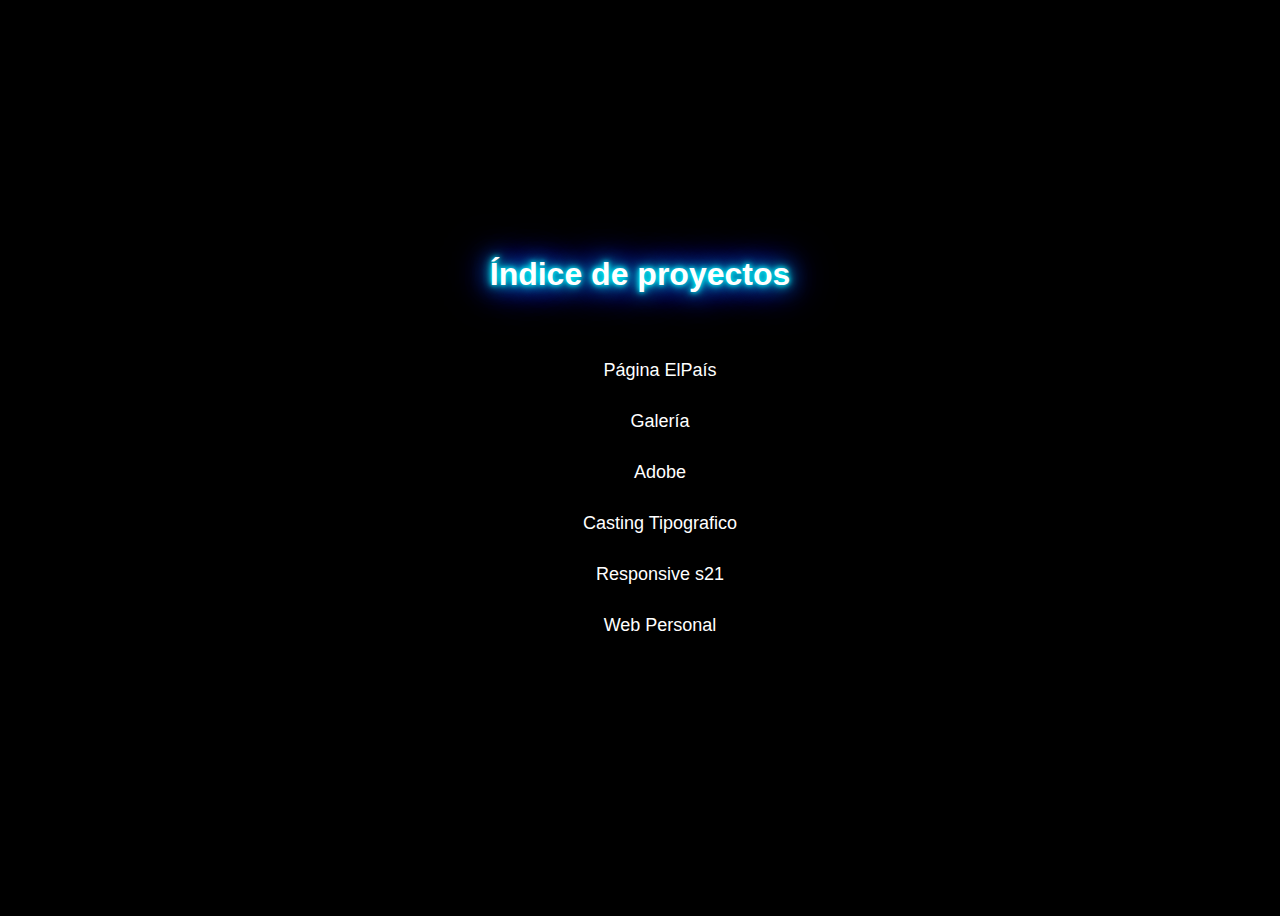
<file: index.html>
<!DOCTYPE html>
<html>
<head>
    <meta charset="UTF-8" />
    <title>Indice</title>
    
<link rel="stylesheet" href="estilo.css">
</head>
<body>
    

    <h1> Índice de proyectos</h1>
    <div class="vertical-list">
    <ul>
       <a href="ElPais/index.html"><li>Página ElPaís</li></a>
       <a href="galeria/index.html"><li>Galería</li></a>
       <a href="adobe_clase/adobe.html"><li> Adobe</li></a>
       <a href="Tipografia/index.html"><li> Casting Tipografico</li></a>
       <a href="sesion21/index.html"><li> Responsive s21</li></a>
       <a href="web personal/index.html"><li> Web Personal</li></a>
      </ul>
    </div>
</body>
</html>
</file>
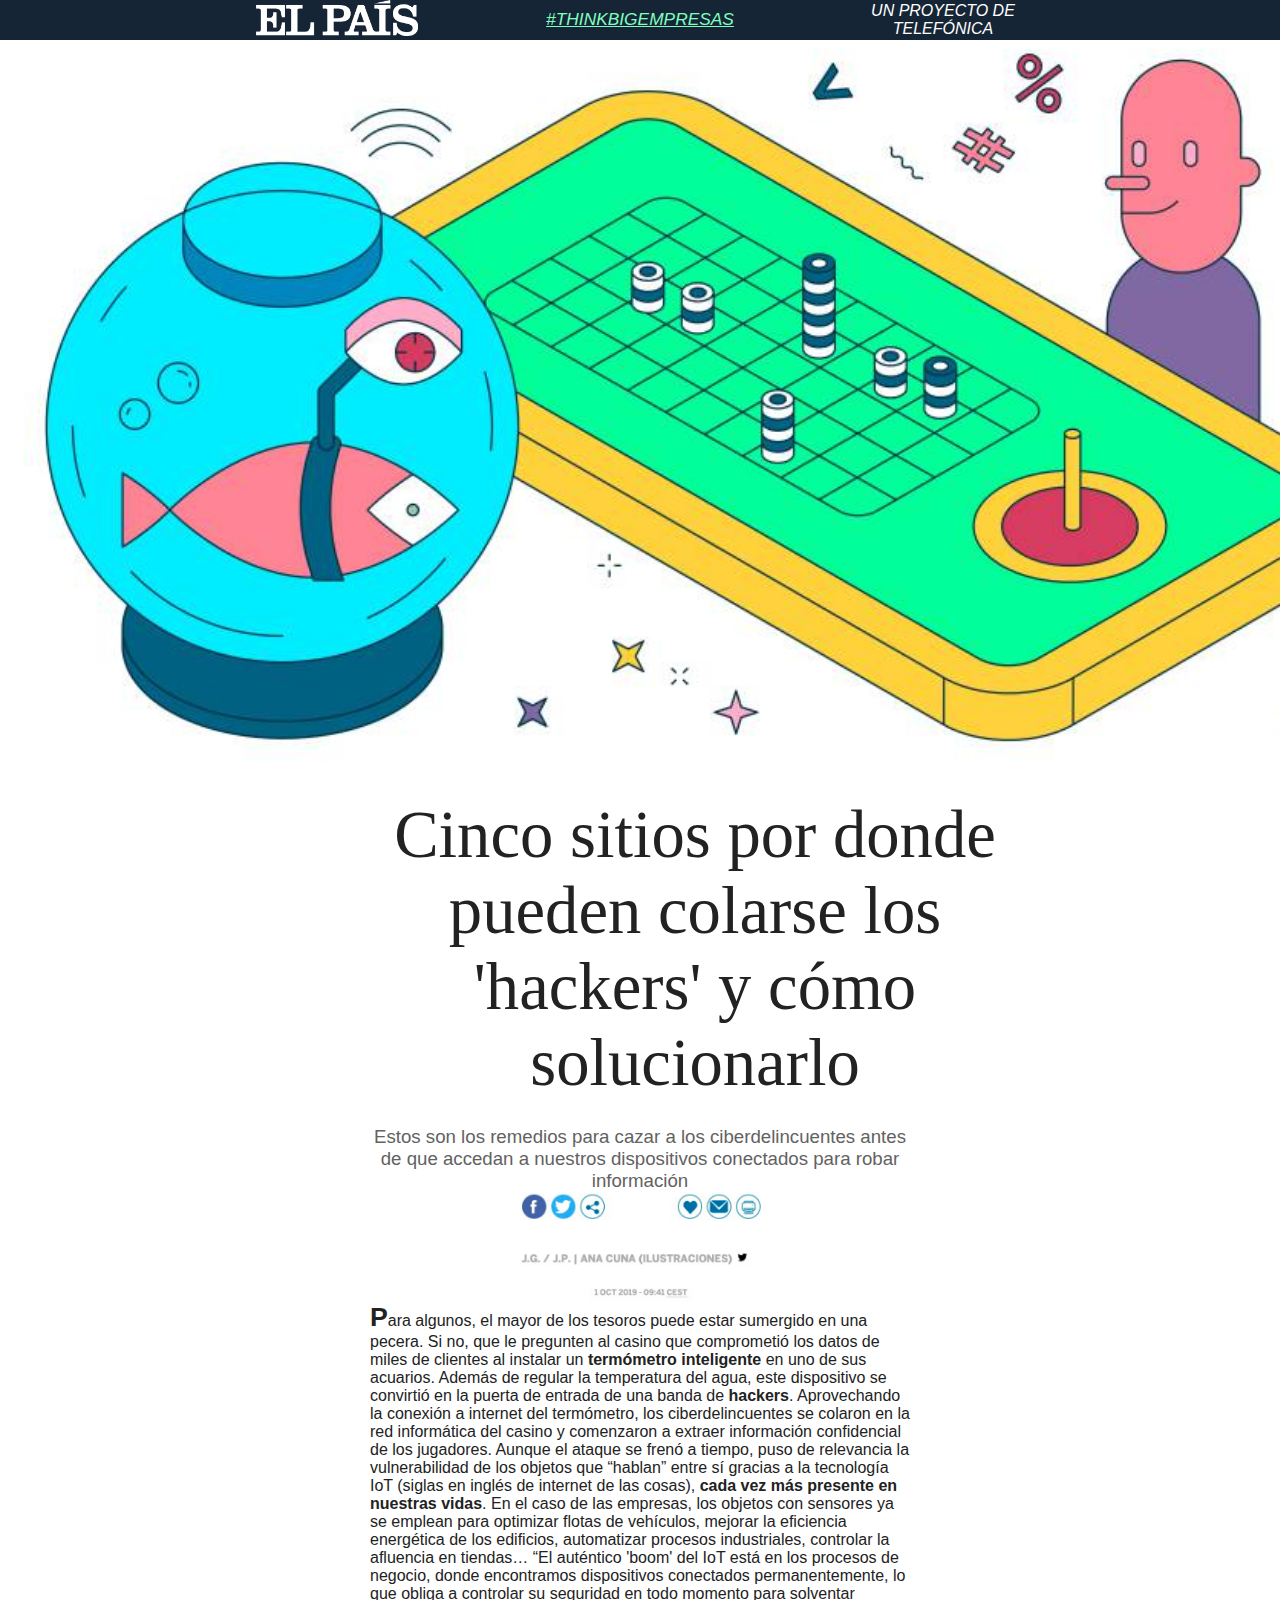
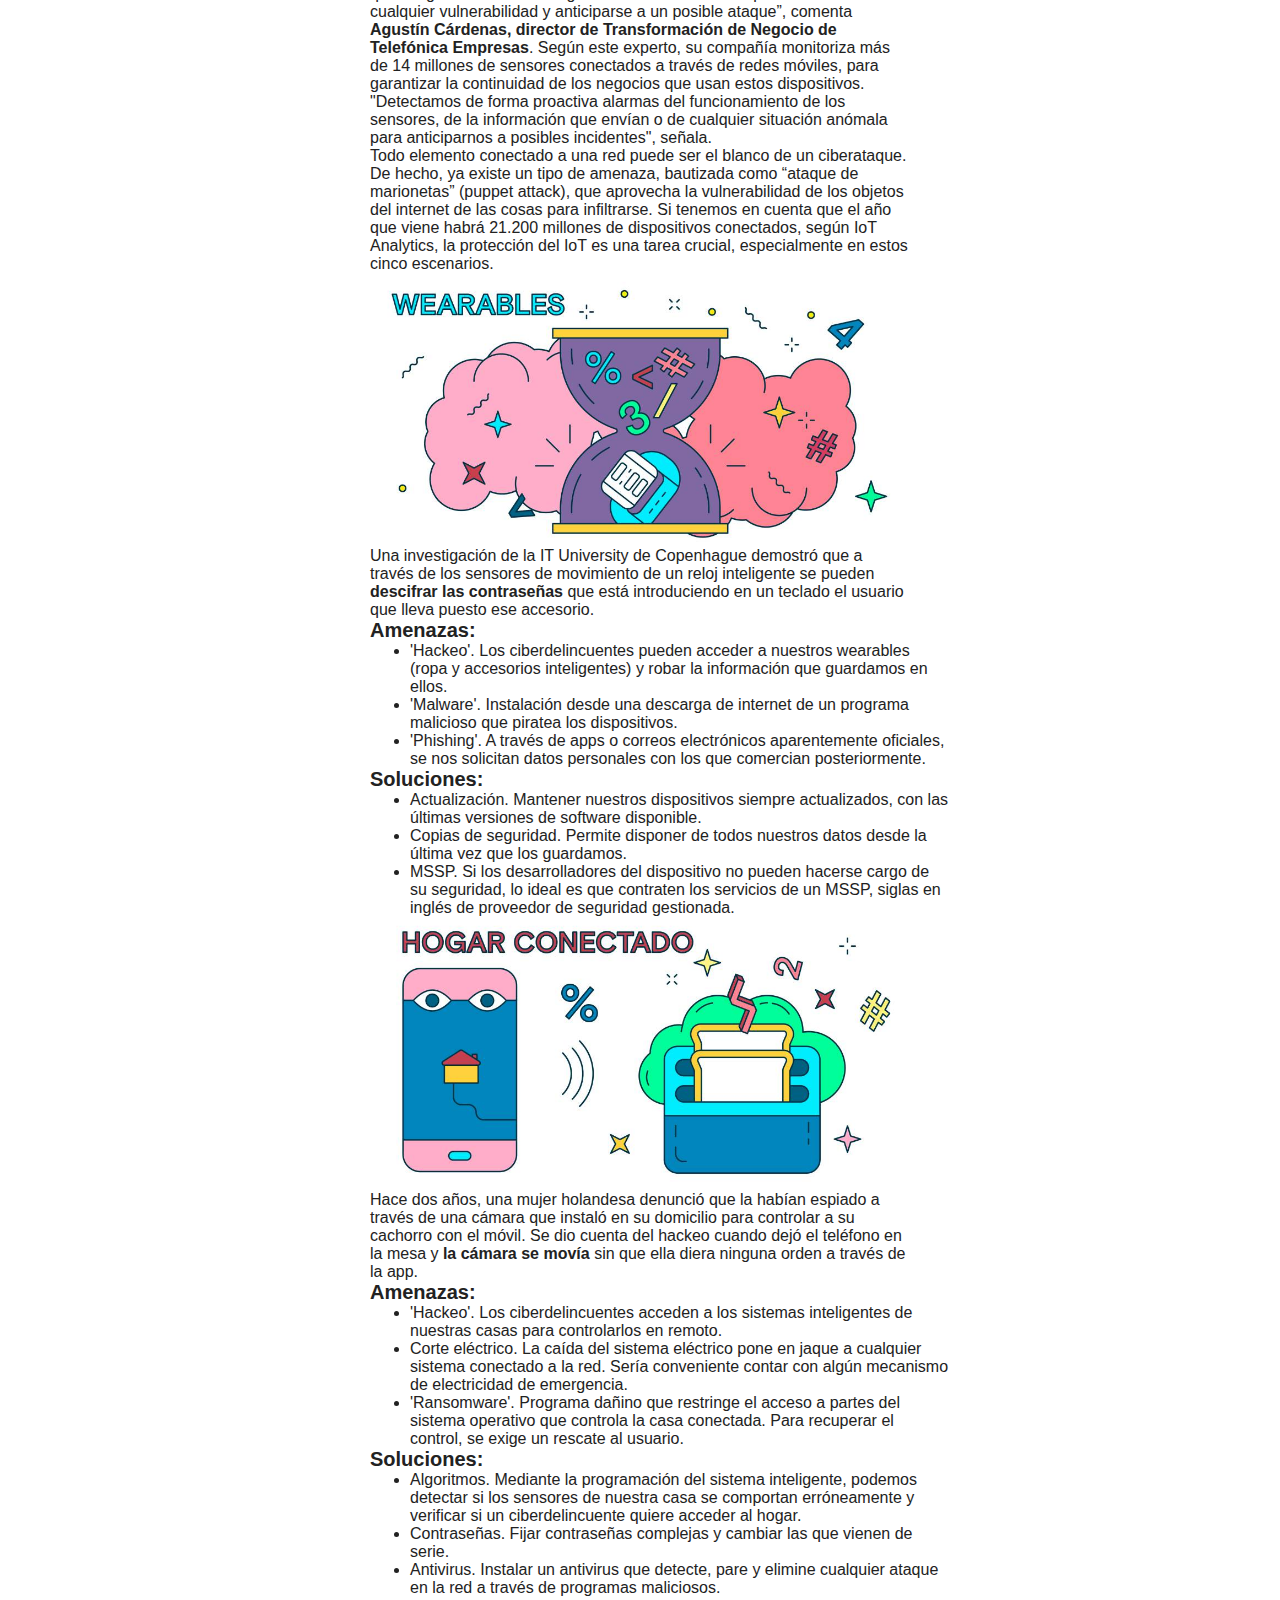
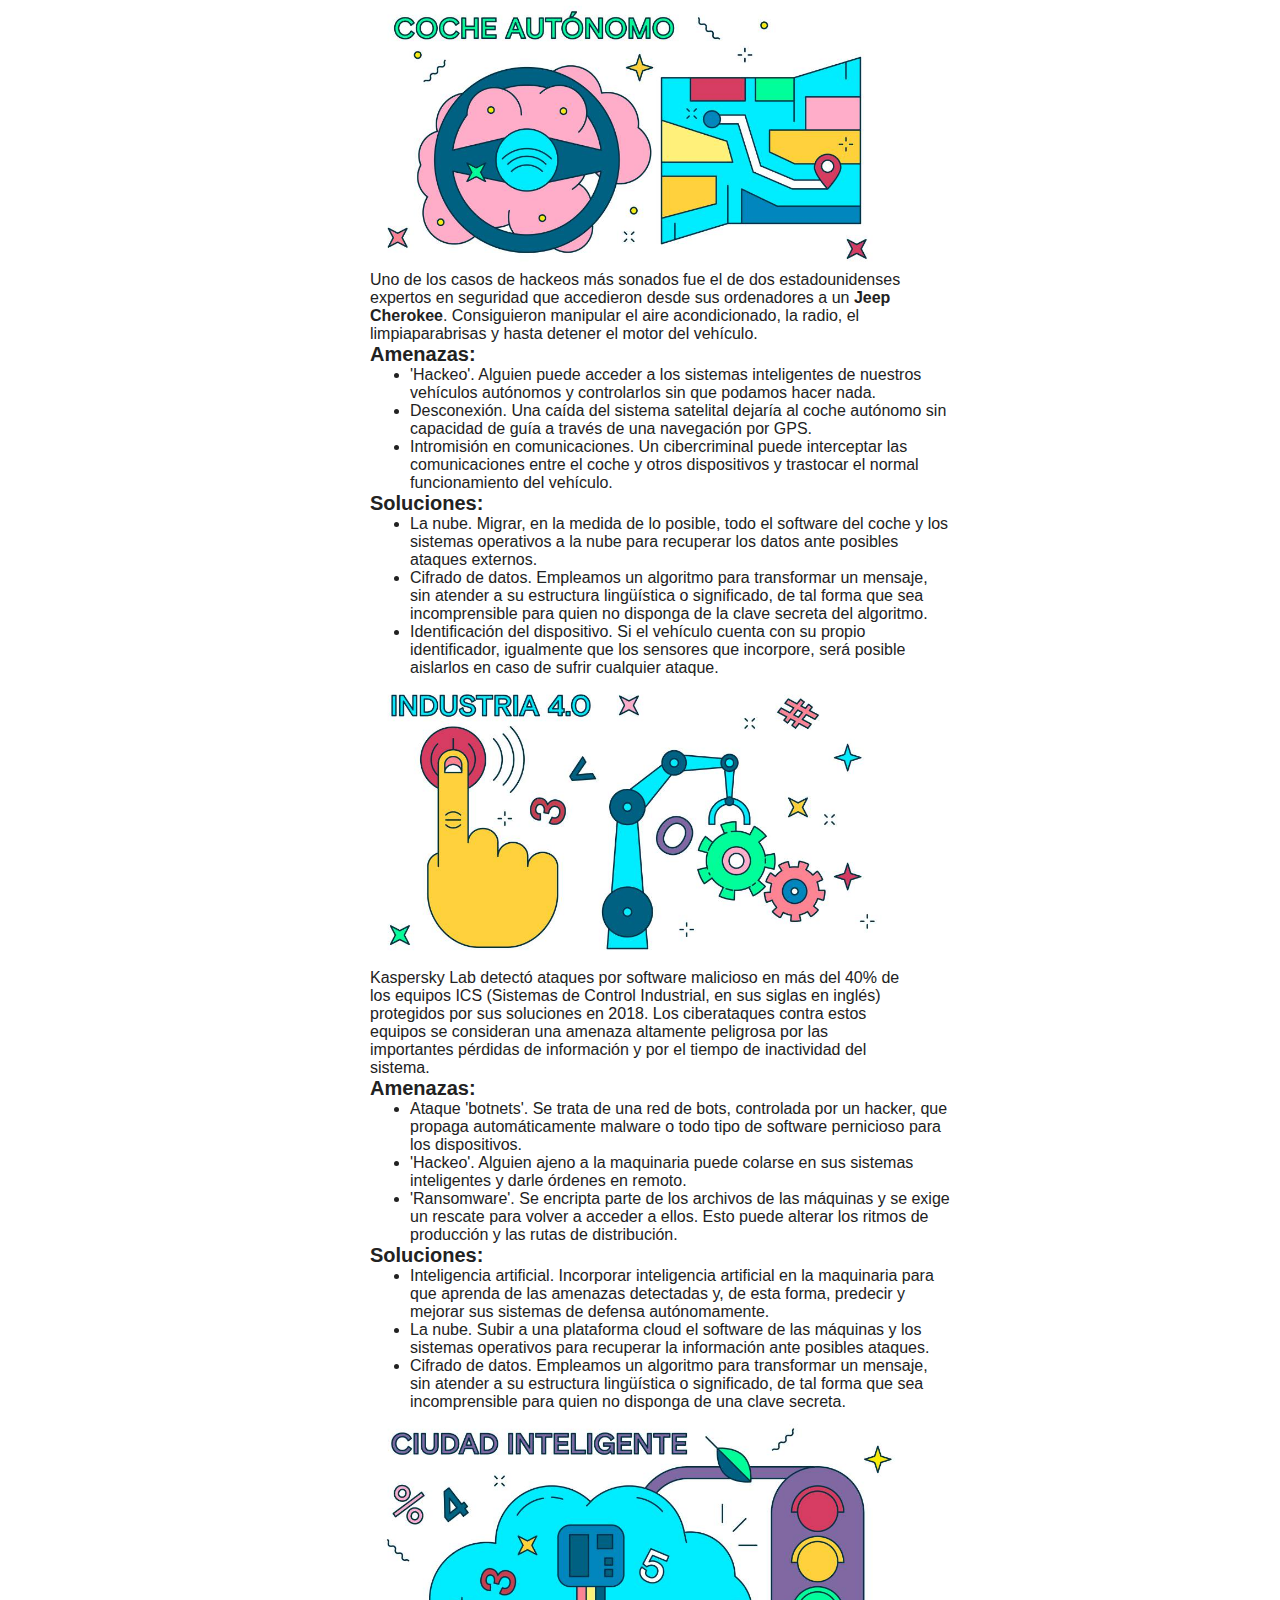
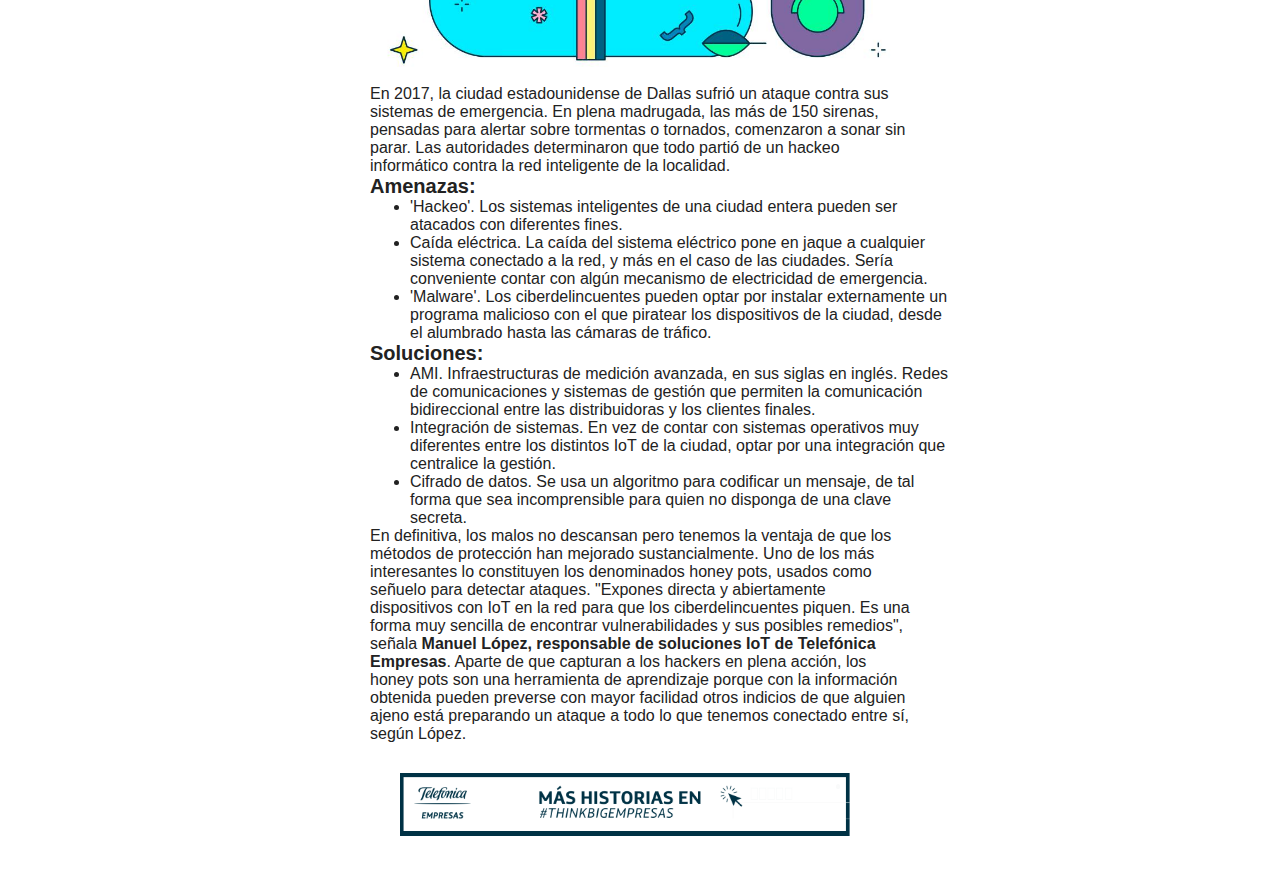
<file: ElPais/index.html>
<!DOCTYPE html>
<html>

    <head>
        <meta charset="utf-8">
        <title>El País</title>
        <meta name="hackers" content="Página hackers de El País">
     <link rel="stylesheet" href="elpais.css">
    </head>

    <body>
        <header>
        <div class="lista">
        <ul>
            <li><img src="img/elpaislogo.png" alt=""></li>
            <li><a href="#">#THINKBIGEMPRESAS</a></li>
            <li>UN PROYECTO DE TELEFÓNICA</li>
        </ul>
        </div>
        
        </header>
            <img id="principal" src="img/1569332790_257144_1569592970_noticia_normal.jpg" alt="Imagen1">
        <article>
            <h1>Cinco sitios por donde pueden colarse los 'hackers' y cómo solucionarlo</h1>

            <h2>Estos son los remedios para cazar a los ciberdelincuentes antes de que accedan a nuestros dispositivos conectados para robar información</h2>

            <img class="imagen" src="img/redeselpais.png" alt="Imagen">

            <p><b id="p">P</b>ara algunos, el mayor de los tesoros puede estar sumergido en una pecera. Si no, que le pregunten al casino que comprometió los datos de miles de clientes al instalar un <b>termómetro inteligente</b> en uno de sus acuarios. Además de regular la temperatura del agua, este dispositivo se convirtió en la puerta de entrada de una banda de <b>hackers</b>. Aprovechando la conexión a internet del termómetro, los ciberdelincuentes se colaron en la red informática del casino y comenzaron a extraer información confidencial de los jugadores. Aunque el ataque se frenó a tiempo, puso de relevancia la vulnerabilidad de los objetos que “hablan” entre sí gracias a la tecnología IoT (siglas en inglés de internet de las cosas), <b>cada vez más presente en nuestras vidas</b>. En el caso de las empresas, los objetos con sensores ya se emplean para optimizar flotas de vehículos, mejorar la eficiencia energética de los edificios, automatizar procesos industriales, controlar la afluencia en tiendas… “El auténtico 'boom' del IoT está en los procesos de negocio, donde encontramos dispositivos conectados permanentemente, lo que obliga a controlar su seguridad en todo momento para solventar cualquier vulnerabilidad y anticiparse a un posible ataque”, comenta <b>Agustín Cárdenas, director de Transformación de Negocio de Telefónica Empresas</b>. Según este experto, su compañía monitoriza más de 14 millones de sensores conectados a través de redes móviles, para garantizar la continuidad de los negocios que usan estos dispositivos. "Detectamos de forma proactiva alarmas del funcionamiento de los sensores, de la información que envían o de cualquier situación anómala para anticiparnos a posibles incidentes", señala.</p>
            
            <p>Todo elemento conectado a una red puede ser el blanco de un ciberataque. De hecho, ya existe un tipo de amenaza, bautizada como “ataque de marionetas” (puppet attack), que aprovecha la vulnerabilidad de los objetos del internet de las cosas para infiltrarse. Si tenemos en cuenta que el año que viene habrá 21.200 millones de dispositivos conectados, según IoT Analytics, la protección del IoT es una tarea crucial, especialmente en estos cinco escenarios.</p>

            <img class="imagenes" src="img/1569332790_257144_1569593177_sumario_normal.jpg" alt="Imagen2">

            <p>Una investigación de la IT University de Copenhague demostró que a través de los sensores de movimiento de un reloj inteligente se pueden <b>descifrar las contraseñas</b> que está introduciendo en un teclado el usuario que lleva puesto ese accesorio.</p>

            <h3>Amenazas:</h3>

            <ul>
                <li>'Hackeo'. Los ciberdelincuentes pueden acceder a nuestros wearables (ropa y accesorios inteligentes) y robar la información que guardamos en ellos.</li>
                <li>'Malware'. Instalación desde una descarga de internet de un programa malicioso que piratea los dispositivos.</li>
                <li>'Phishing'. A través de apps o correos electrónicos aparentemente oficiales, se nos solicitan datos personales con los que comercian posteriormente.</li>
            </ul>

            <h3>Soluciones:</h3>

            <ul>
                <li>Actualización. Mantener nuestros dispositivos siempre actualizados, con las últimas versiones de software disponible.</li>
                <li>Copias de seguridad. Permite disponer de todos nuestros datos desde la última vez que los guardamos.</li>
                <li>MSSP. Si los desarrolladores del dispositivo no pueden hacerse cargo de su seguridad, lo ideal es que contraten los servicios de un MSSP, siglas en inglés de proveedor de seguridad gestionada.</li>
            </ul>

            <img class="imagenes" src="img/1569332790_257144_1569593282_sumario_normal.jpg" alt="Imagen3">

            <p>Hace dos años, una mujer holandesa denunció que la habían espiado a través de una cámara que instaló en su domicilio para controlar a su cachorro con el móvil. Se dio cuenta del hackeo cuando dejó el teléfono en la mesa y <b>la cámara se movía</b> sin que ella diera ninguna orden a través de la app.</p>

            <h3>Amenazas:</h3>

            <ul>
                <li>'Hackeo'. Los ciberdelincuentes acceden a los sistemas inteligentes de nuestras casas para controlarlos en remoto.</li>
                <li>Corte eléctrico. La caída del sistema eléctrico pone en jaque a cualquier sistema conectado a la red. Sería conveniente contar con algún mecanismo de electricidad de emergencia.</li>
                <li>'Ransomware'. Programa dañino que restringe el acceso a partes del sistema operativo que controla la casa conectada. Para recuperar el control, se exige un rescate al usuario.</li>
            </ul>

            <h3>Soluciones:</h3>

            <ul>
                <li>Algoritmos. Mediante la programación del sistema inteligente, podemos detectar si los sensores de nuestra casa se comportan erróneamente y verificar si un ciberdelincuente quiere acceder al hogar.</li>
                <li>Contraseñas. Fijar contraseñas complejas y cambiar las que vienen de serie.</li>
                <li>Antivirus. Instalar un antivirus que detecte, pare y elimine cualquier ataque en la red a través de programas maliciosos.</li>
            </ul>

            <img class="imagenes" src="img/1569332790_257144_1569593370_sumario_normal.jpg" alt="Imagen4">

            <p>Uno de los casos de hackeos más sonados fue el de dos estadounidenses expertos en seguridad que accedieron desde sus ordenadores a un <b>Jeep Cherokee</b>. Consiguieron manipular el aire acondicionado, la radio, el limpiaparabrisas y hasta detener el motor del vehículo.</p>

            <h3>Amenazas:</h3>

            <ul>
                <li>'Hackeo'. Alguien puede acceder a los sistemas inteligentes de nuestros vehículos autónomos y controlarlos sin que podamos hacer nada.</li>
                <li>Desconexión. Una caída del sistema satelital dejaría al coche autónomo sin capacidad de guía a través de una navegación por GPS.</li>
                <li>Intromisión en comunicaciones. Un cibercriminal puede interceptar las comunicaciones entre el coche y otros dispositivos y trastocar el normal funcionamiento del vehículo.</li>
            </ul>

            <h3>Soluciones:</h3>

            <ul>
                <li>La nube. Migrar, en la medida de lo posible, todo el software del coche y los sistemas operativos a la nube para recuperar los datos ante posibles ataques externos.</li>
                <li>Cifrado de datos. Empleamos un algoritmo para transformar un mensaje, sin atender a su estructura lingüística o significado, de tal forma que sea incomprensible para quien no disponga de la clave secreta del algoritmo.</li>
                <li>Identificación del dispositivo. Si el vehículo cuenta con su propio identificador, igualmente que los sensores que incorpore, será posible aislarlos en caso de sufrir cualquier ataque.</li>
            </ul>
            
            <img class="imagenes" src="img/1569332790_257144_1569593488_sumario_normal.jpg" alt="Imagen5">

            <p>Kaspersky Lab detectó ataques por software malicioso en más del 40% de los equipos ICS (Sistemas de Control Industrial, en sus siglas en inglés) protegidos por sus soluciones en 2018. Los ciberataques contra estos equipos se consideran una amenaza altamente peligrosa por las importantes pérdidas de información y por el tiempo de inactividad del sistema.</p>

            <h3>Amenazas:</h3>

            <ul>
                <li>Ataque 'botnets'. Se trata de una red de bots, controlada por un hacker, que propaga automáticamente malware o todo tipo de software pernicioso para los dispositivos.</li>
                <li>'Hackeo'. Alguien ajeno a la maquinaria puede colarse en sus sistemas inteligentes y darle órdenes en remoto.</li>
                <li>'Ransomware'. Se encripta parte de los archivos de las máquinas y se exige un rescate para volver a acceder a ellos. Esto puede alterar los ritmos de producción y las rutas de distribución.</li>
            </ul>

            <h3>Soluciones:</h3>

            <ul>
                <li>Inteligencia artificial. Incorporar inteligencia artificial en la maquinaria para que aprenda de las amenazas detectadas y, de esta forma, predecir y mejorar sus sistemas de defensa autónomamente.</li>
                <li>La nube. Subir a una plataforma cloud el software de las máquinas y los sistemas operativos para recuperar la información ante posibles ataques.</li>
                <li>Cifrado de datos. Empleamos un algoritmo para transformar un mensaje, sin atender a su estructura lingüística o significado, de tal forma que sea incomprensible para quien no disponga de una clave secreta.</li>
            </ul>

            <img class="imagenes" src="img/1569332790_257144_1569593436_sumario_normal.jpg" alt="Imagen6">

            <p>En 2017, la ciudad estadounidense de Dallas sufrió un ataque contra sus sistemas de emergencia. En plena madrugada, las más de 150 sirenas, pensadas para alertar sobre tormentas o tornados, comenzaron a sonar sin parar. Las autoridades determinaron que todo partió de un hackeo informático contra la red inteligente de la localidad.</p>

            <h3>Amenazas:</h3>

            <ul>
                <li>'Hackeo'. Los sistemas inteligentes de una ciudad entera pueden ser atacados con diferentes fines.</li>
                <li>Caída eléctrica. La caída del sistema eléctrico pone en jaque a cualquier sistema conectado a la red, y más en el caso de las ciudades. Sería conveniente contar con algún mecanismo de electricidad de emergencia.</li>
                <li>'Malware'. Los ciberdelincuentes pueden optar por instalar externamente un programa malicioso con el que piratear los dispositivos de la ciudad, desde el alumbrado hasta las cámaras de tráfico.</li>
            </ul>

            <h3>Soluciones:</h3>

            <ul>
                <li>AMI. Infraestructuras de medición avanzada, en sus siglas en inglés. Redes de comunicaciones y sistemas de gestión que permiten la comunicación bidireccional entre las distribuidoras y los clientes finales.</li>
                <li>Integración de sistemas. En vez de contar con sistemas operativos muy diferentes entre los distintos IoT de la ciudad, optar por una integración que centralice la gestión.</li>
                <li>Cifrado de datos. Se usa un algoritmo para codificar un mensaje, de tal forma que sea incomprensible para quien no disponga de una clave secreta.</li>
            </ul>

            <p>En definitiva, los malos no descansan pero tenemos la ventaja de que los métodos de protección han mejorado sustancialmente. Uno de los más interesantes lo constituyen los denominados honey pots, usados como señuelo para detectar ataques. "Expones directa y abiertamente dispositivos con IoT en la red para que los ciberdelincuentes piquen. Es una forma muy sencilla de encontrar vulnerabilidades y sus posibles remedios", señala <b>Manuel López, responsable de soluciones IoT de Telefónica Empresas</b>. Aparte de que capturan a los hackers en plena acción, los honey pots son una herramienta de aprendizaje porque con la información obtenida pueden preverse con mayor facilidad otros indicios de que alguien ajeno está preparando un ataque a todo lo que tenemos conectado entre sí, según López.</p>

            <img id="pie" src="img/banner-thinkbig.png" alt="Pie">

        </article>
    </body>
</html>
</file>
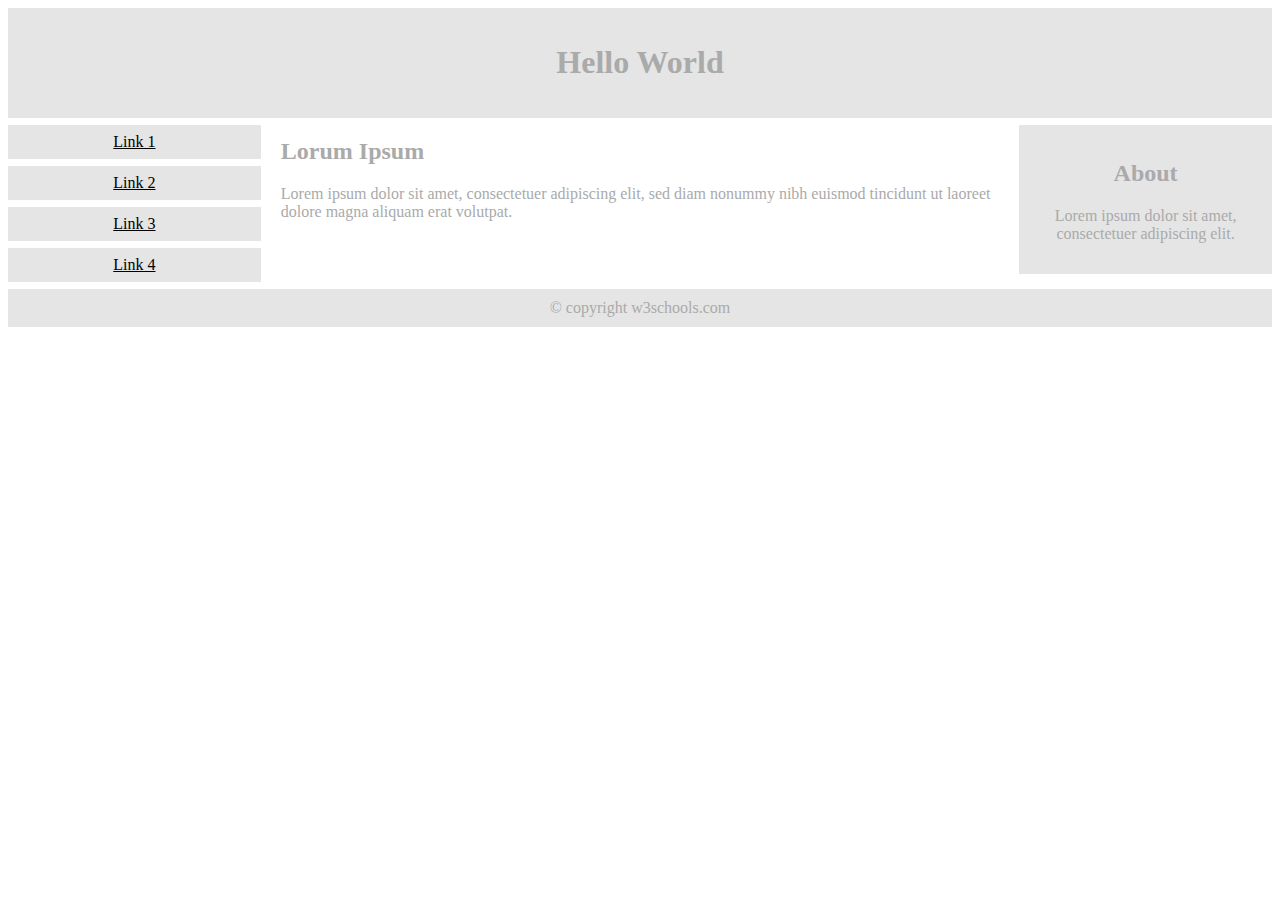
<file: sesion21/index.html>
<!DOCTYPE html>
<html>
<head>
<meta name="viewport" content="width=device-width, initial-scale=1.0">
<link rel="stylesheet" href="estilo.css">
</head>
<body style="font-family:Verdana;color:#aaaaaa;">

<div style="background-color:#e5e5e5;padding:15px;text-align:center;">
  <h1>Hello World</h1>
</div>

<div style="overflow:auto">
  <div class="menu">
    <a href="#">Link 1</a>
    <a href="#">Link 2</a>
    <a href="#">Link 3</a>
    <a href="#">Link 4</a>
  </div>

  <div class="main">
    <h2>Lorum Ipsum</h2>
    <p>Lorem ipsum dolor sit amet, consectetuer adipiscing elit, sed diam nonummy nibh euismod tincidunt ut laoreet dolore magna aliquam erat volutpat.</p>
  </div>

  <div class="right">
    <h2>About</h2>
    <p>Lorem ipsum dolor sit amet, consectetuer adipiscing elit.</p>
  </div>
</div>

<div style="background-color:#e5e5e5;text-align:center;padding:10px;margin-top:7px;">© copyright w3schools.com</div>

</body>
</html>
</file>
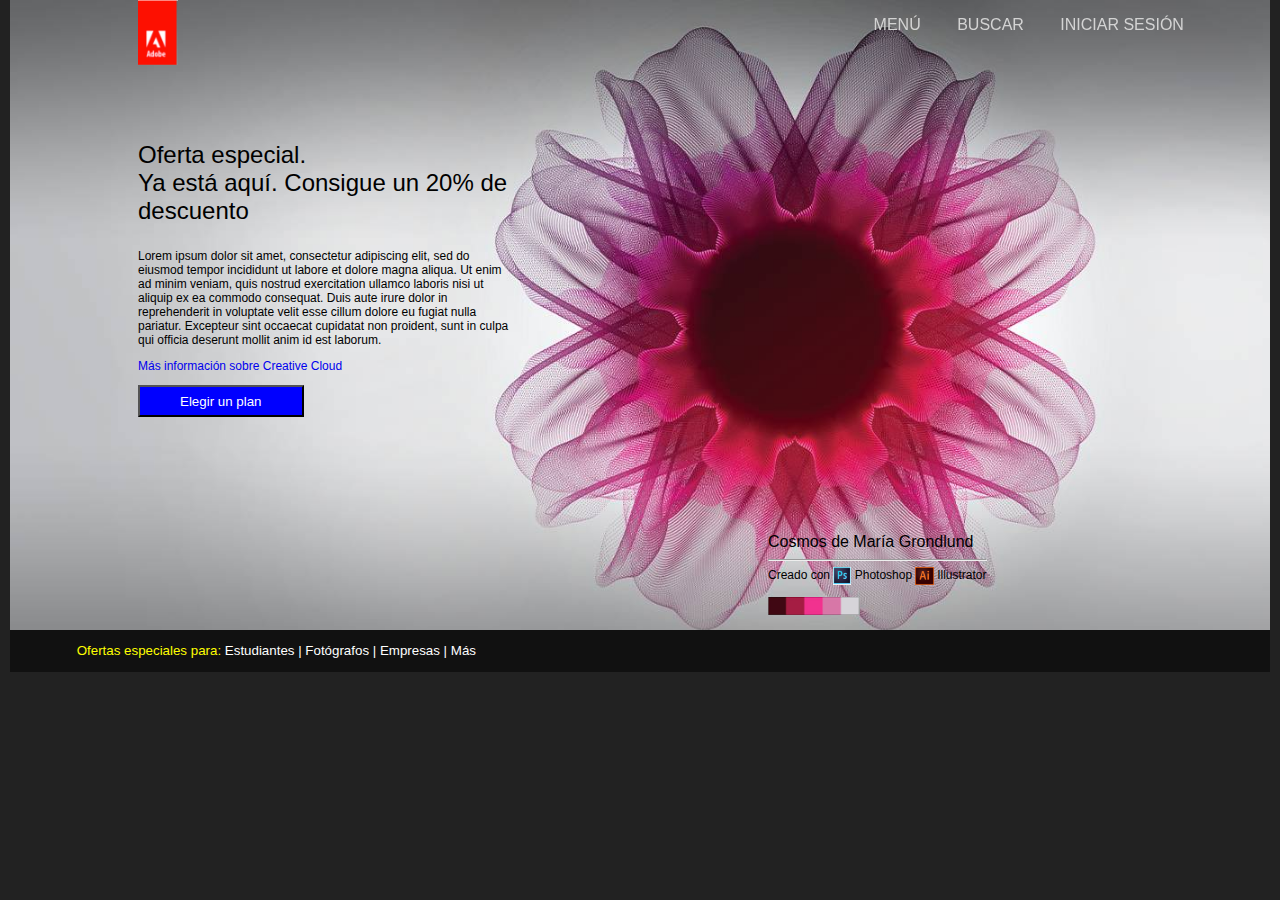
<file: adobe_clase/adobe.html>
<!DOCTYPE html>
<html>

<head>
    <meta charset="utf-8">
    <title>Adobe</title>
    <link rel="stylesheet" href="adobe.css">
</head>

<body>
    <nav id="menuSuperior">
        <ul>
            <li>Menú</li>
            <li>Buscar</li>
            <li>Iniciar sesión</li>
        </ul>
    </nav>
    <main>
        <section id="izquierda">
            <img id="logoAdobe" src="adobe.png" alt="Adobe" title="Adobe">
            <h2>Oferta especial. <br> Ya está aquí. Consigue un 20% de descuento</h2>
            <p>Lorem ipsum dolor sit amet, consectetur adipiscing elit, sed do eiusmod tempor incididunt ut labore et
                dolore magna aliqua. Ut enim ad minim veniam, quis nostrud exercitation ullamco laboris nisi ut aliquip
                ex ea commodo consequat. Duis aute irure dolor in reprehenderit in voluptate velit esse cillum dolore eu
                fugiat nulla pariatur. Excepteur sint occaecat cupidatat non proident, sunt in culpa qui officia
                deserunt mollit anim id est laborum.</p>
            <p>
                <a href="#">Más información sobre Creative Cloud</a>
            </p>
            <p>
                <button>Elegir un plan</button>
            </p>
        </section>
        <section id="derecha">
            <div id="inferiorDerecha">
                <h3>Cosmos de María Grondlund</h3>
                <hr>
                <p id="productos">
                    Creado con 
                    <img src="psd.jpg" alt="Photoshop" title="Photoshop">
                    Photoshop
                    <img src="ai.jpg" alt="Illustrator" title="Illustrator">
                    Illustrator
                </p>
                <p>
                    <img src="paleta.jpg" alt="Paleta color" title="Paleta color">
                </p>
            </div>
        </section>
    </main>
    <footer>
        <nav id="menuInferior">
            <span>Ofertas especiales para: </span>Estudiantes | Fotógrafos | Empresas | Más
        </nav>
    </footer>
</body>

</html>
</file>
<file: estilo.css>
body {
    background-color: rgb(0, 0, 0);
    display: flex;
    flex-direction: column; 
    justify-content: center; 
    align-items: center; 
    height: 100vh; 
    font-family: Arial, sans-serif;
    text-align: center;
  }
  
  h1 {
    color: rgb(255, 255, 255);
    text-align: center;
    animation: glow 1.5s infinite alternate;
    text-shadow: 
    0 0 5px #0ff, /* Sombra suave */
    0 0 10px #0ff, 
    0 0 20px #0ff, 
    0 0 30px #00f, 
    0 0 40px #00f, 
    0 0 50px #00f;
    animation: neon-blink 1s infinite;
  }
  

  @keyframes neon-blink {
    0%, 100% {
      text-shadow: 
        0 0 5px #0ff, 
        0 0 10px #0ff, 
        0 0 20px #0ff, 
        0 0 30px #00f, 
        0 0 40px #00f, 
        0 0 50px #00f; /* Máximo brillo */
    }
    50% {
      text-shadow: 
        0 0 2px #0ff, 
        0 0 4px #0ff, 
        0 0 8px #0ff, 
        0 0 12px #00f, 
        0 0 16px #00f, 
        0 0 20px #00f; /* Brillo reducido */
    }
  }

  .vertical-list {
    list-style-type: none; 
    padding: 0;
    margin: 0;
    display: flex;
    flex-direction: column; 
    align-items: stretch; 
    margin: 10px 0;
    text-decoration: none;
  }

  .vertical-list a {
    text-decoration: none; /* Quita el subrayado de los enlaces */
    color: inherit; 
  }

  .vertical-list li {
    padding: 10px 0;
    font-size: 18px; 
    color: #ffffff; 
    cursor: pointer; 
    transition: font-weight 0.3s ease;
    margin: 10px 0; 
    text-align: center;
    list-style-type: none;
    text-decoration: none; 
  }
  
  .vertical-list li:hover {
    font-weight: bold; 
    text-shadow: 
    0 0 5px #0ff, /* Sombra suave */
    0 0 10px #0ff, 
    0 0 20px #0ff, 
    0 0 30px #00f, 
    0 0 40px #00f, 
    0 0 50px #00f; /* Brillo más intenso */
  color: rgb(255, 255, 255); /* Cambia el color del texto para realzar el efecto */
  }

  a {
    cursor: pointer;
  }
</file>
<file: ElPais/elpais.css>
* { 
    width: 100%;
    margin: auto;  
}

.imagenes {
    width: 100%;
    align-items: center;
    
}

.imagen {
    display: flex;
    width: 50%;
    align-items:center;
    justify-content: center;

}

.lista ul {
        display: flex;
        justify-content: space-between;
        padding: 0;
        list-style-type: none;
        gap: 10vw;
        width: 60%;
      }
      
.lista  li {
        width: 50%;
        text-align: center;
      }

header {
    font-family: 'Segoe UI', Tahoma, Geneva, Verdana, sans-serif;
    font-style: italic;
    color: white;
    background-color: rgb(22, 37, 54);
    padding: auto;
    display: flex;
    position: fixed;
}

a {
    font-size: 13pt;
    font-weight: lighter;
    color: rgb(127, 255, 191);
}

a:hover {
    position: relative;
    left: 20px;
    top: 10px;
}

#e {
    width: 50px;
}

#principal {
    width: 1500px;
}

article {
    font-family: 'Segoe UI', Tahoma, Geneva, Verdana, sans-serif;
    width: 540px;
    margin: auto;
    font-size: 12pt;
    color: rgb(34, 34, 34);
}

h1 {
    font-family: 'Times New Roman', Times, serif;
    font-size: 50pt;
    width: 650px;
    margin: auto;
    text-align: center;   
    font-weight: normal;
    padding-bottom: 25px;
    display: flex;
}

h2 {
    font-family: 'Segoe UI', Tahoma, Geneva, Verdana, sans-serif;
    font-size: 14pt;
    color: rgb(98, 98, 98);
    font-weight: normal;
    text-align: center;
}

h3 {
    font-family: 'Segoe UI', Tahoma, Geneva, Verdana, sans-serif;
    font-size: 15pt;
    font-weight: bold;
}

#p {
    font-size: 20pt;
}


#pie {
    width: 450px;
    padding: 30px;
}
</file>
<file: sesion21/estilo.css>
* {
	box-sizing: border-box;
  }
  
  .menu {
	float: left;
	width: 20%;
	text-align: center;
  }
  
  .menu a {
	background-color: #e5e5e5;
	padding: 8px;
	margin-top: 7px;
	display: block;
	width: 100%;
	color: black;
  }
  
  .main {
	float: left;
	width: 60%;
	padding: 0 20px;
  }
  
  .right {
	background-color: #e5e5e5;
	float: left;
	width: 20%;
	padding: 15px;
	margin-top: 7px;
	text-align: center;
  }
  
  @media only screen and (max-width: 620px) {
	/* For mobile phones: */
	.menu, .main, .right {
	  width: 100%;
	}
  }
</file>
<file: adobe_clase/adobe.css>
* {
    margin: 0;
    padding: 0;
}

body {
    background-repeat: no-repeat;
    background-color: #222222;

    font-family: 'Gill Sans', 'Gill Sans MT', Calibri, 'Trebuchet MS', sans-serif;
}

h2, h3 {
    font-weight: normal; /* le quitamos la negrita */
}

main {
    background-image: url(fondo-1400x860.jpg);
    background-size: cover;
    margin-left: 10px;
    margin-right: 10px;
    display: flex;
    flex-wrap: nowrap;
}
#menuSuperior {
    width: 33vw;
    position: fixed;
    top: 0;
    right: 0;
    z-index: 2;
}

#menuSuperior li {
    text-transform: uppercase;
    display: inline-block;
    margin: 1em;
    color: lightgray;
}

section {
    height: 70vh;
    width: 35vw;
}

#izquierda {
    margin-left: 10vw;
    margin-right: 10vw;
}

h2 {
    margin-top: 3em;
    margin-bottom: 1em;
}

p {
    margin-bottom: 1em;
    font-size: 12px;
}

a {
    text-decoration: none;
}

button {
    background-color: blue;
    color: white;
    padding-top: 0.5em;
    padding-bottom: 0.5em;
    padding-left: 3em;
    padding-right: 3em;

}
#derecha {
    padding-left: 10vw;
    margin-right: 10vw;
    position: relative;
}

#inferiorDerecha {
    position: absolute;
    bottom: 0;
}

#logoAdobe {
    width: 40px;
}

#derecha img {
    height: 1.5em;
    width: auto;
}

h3 {
    margin-bottom: 0.5em;
    font-size: 16px;
}

#productos {
    margin-top: 0.5em;
}
#productos * { /* alineo los contenidos */
    vertical-align: middle;
}

#menuInferior {
    margin-left: 10px; 
    margin-right: 10px;
    background-color: #111111;
    color: white;
    padding: 1em;
    padding-left: 5em;
    font-size: smaller;
}

#menuInferior span {
    color: yellow;
}
</file>
